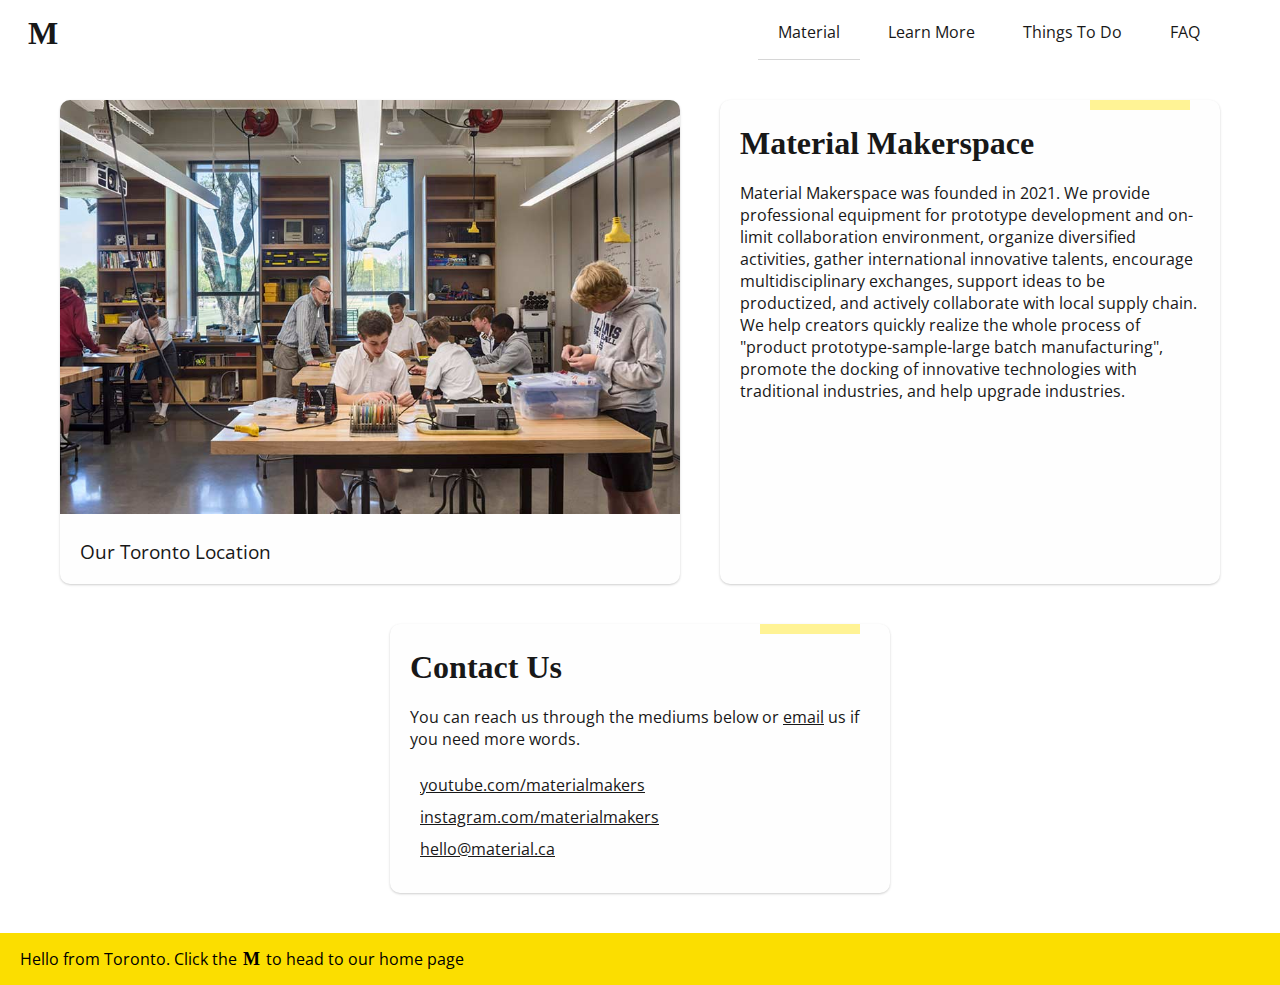
<file: index.html>
<!DOCTYPE html>
<html lang="en">

<head>
    <meta charset="UTF-8">
    <meta name="viewport" content="width=device-width, initial-scale=1.0,maximum-scale=1.0, user-scalable=0" />
    <meta name="description" content="Material Makespace; Welcome!">
    <title>Material Makespace</title>
    <link rel="icon" type="image/x-icon" href="assets/favicon.ico">
    <link rel="stylesheet" type="text/css" href="css/styles.css">
</head>

<body>
    <!-- NAV element -->
    <nav>
        <div class="hamburgerbtn">
            <input type="checkbox" id="hamburger">
            <div class="bar"></div>
            <div class="bar"></div>
            <div class="bar"></div>
            <ul>
                <li class="current"><a href="index">Material</a></li>
                <li><a href="learn">Learn More</a></li>
                <li><a href="things">Things To Do</a></li>
                <li><a href="faq">FAQ</a></li>
            </ul>
        </div>
        <a href="/index.html">
            <div class="logo">M</div>
        </a>
    </nav>

    <main>
        <div class="card-container">
            <div class="fade-in image-card">
                <img class="top-img" src="assets/landing2.jpg" alt="Brian Latchman">
                <img src="assets/landing.jpg" alt="Brian Latchman">
                <h3 class="card-content">Our Toronto Location</h3>
            </div>
            <div class="card fade-in">
                <div class="card-accent"></div>
                <div class='spacer'></div>
                <h1 class="title">Material Makerspace</h1>
                <div class='spacer'></div>
                <p>
                    Material Makerspace was founded in
                    2021. We provide professional equipment for
                    prototype development and on-limit
                    collaboration environment, organize
                    diversified activities, gather international
                    innovative talents, encourage multidisciplinary exchanges, support ideas to be
                    productized, and actively collaborate with
                    local supply chain. We help creators quickly
                    realize the whole process of "product
                    prototype-sample-large batch manufacturing",
                    promote the docking of innovative
                    technologies with traditional industries, and
                    help upgrade industries.
                </p>
            </div>
            <div class="card fade-in">
                <div class="card-accent"></div>
                <div class='spacer'></div>
                <h1 class="title">Contact Us</h1>
                <div class='spacer'></div>
                <p>
                    You can reach us through the mediums below or <a href="#">email</a> us if
                    you need more words.
                </p>
                <br>
                <a href="#" class="icon-link">
                    <span>youtube.com/materialmakers</span>
                </a>
                <br>
                <div class='spacer'></div>
                <a href="#" class="icon-link">
                    <span>instagram.com/materialmakers</span>
                </a>
                <br>
                <div class='spacer'></div>
                <a href="#" class="icon-link">
                    <span>hello@material.ca</span>
                </a>
                <div class='spacer'></div>
                <div class='spacer'></div>
                <div class='spacer'></div>
            </div>
        </div>
    </main>

    <footer class="footer-container fade-in">
        <p>Hello from Toronto. Click the
        <div class="logo-foot">M</div> to head to our home page</p>
    </footer>

</body>

</html>
</file>
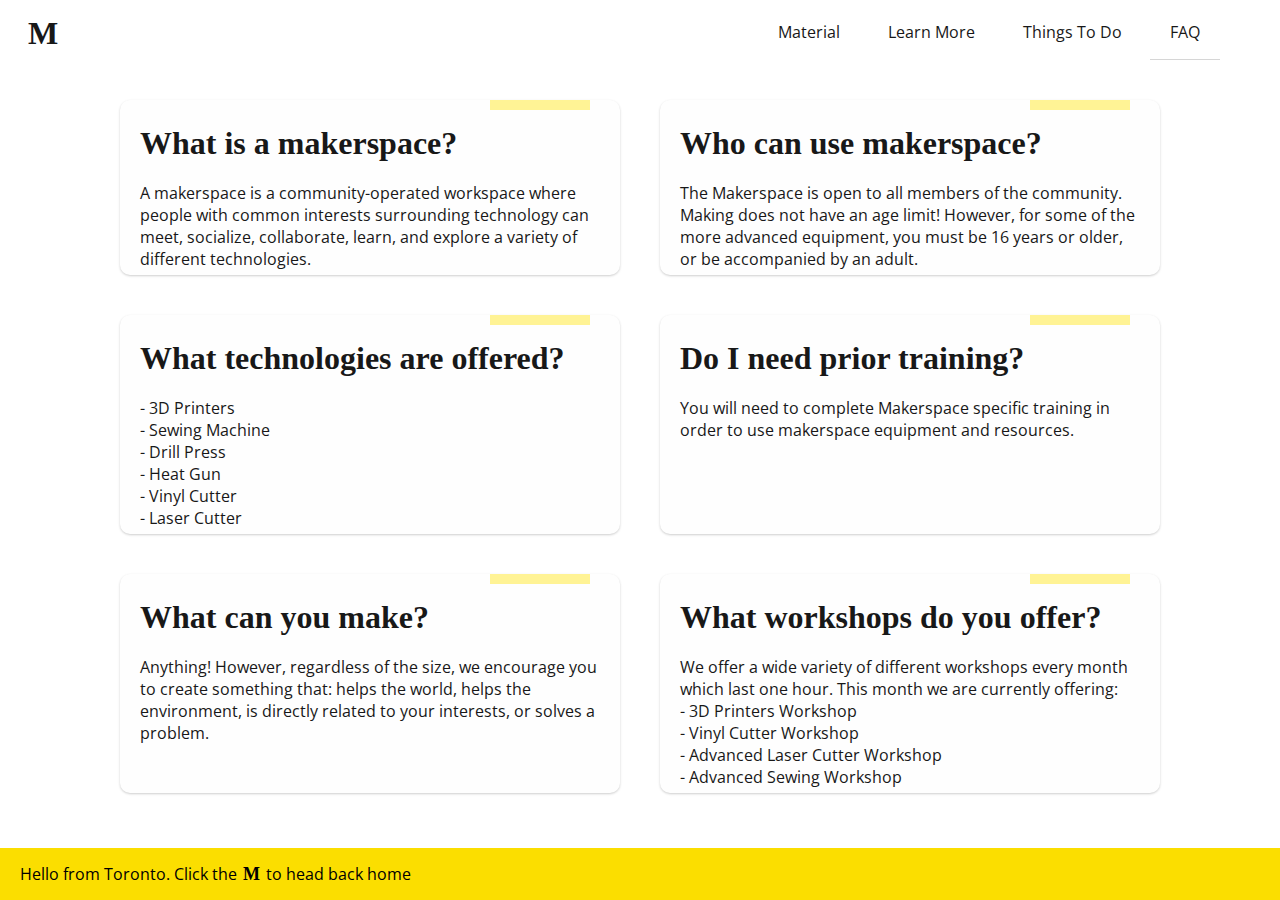
<file: faq.html>
<!DOCTYPE html>
<html lang="en">

<head>
    <meta charset="UTF-8">
    <meta name="viewport" content="width=device-width, initial-scale=1.0,maximum-scale=1.0, user-scalable=0" />
    <meta name="description" content="Material Makespace; Welcome!">
    <title>Material Makespace</title>
    <link rel="icon" type="image/x-icon" href="assets/favicon.ico">
    <link rel="stylesheet" type="text/css" href="css/styles.css">
</head>

<body>
    <!-- NAV element -->
    <nav>
        <div class="hamburgerbtn">
            <input type="checkbox" id="hamburger">
            <div class="bar"></div>
            <div class="bar"></div>
            <div class="bar"></div>
            <ul>
                <li><a href="index">Material</a></li>
                <li><a href="learn">Learn More</a></li>
                <li><a href="things">Things To Do</a></li>
                <li class="current"><a href="faq">FAQ</a></li>
            </ul>
        </div>
        <a href="/index.html">
            <div class="logo">M</div>
        </a>
    </nav>

    <main>
        <div class="card-container">
            <div class="card fade-in">
                <div class="card-accent"></div>
                <div class='spacer'></div>
                <h1 class="title">What is a makerspace?</h1>
                <div class='spacer'></div>
                <p>
                    A makerspace is a community-operated workspace where people with common interests surrounding
                    technology can meet, socialize, collaborate, learn, and explore a variety of different technologies.
                </p>
            </div>
            <div class="card fade-in">
                <div class="card-accent"></div>
                <div class='spacer'></div>
                <h1 class="title">Who can use makerspace?</h1>
                <div class='spacer'></div>
                <p>
                    The Makerspace is open to all members of the community. Making does not have an age limit! However,
                    for some of the more advanced equipment, you must be 16 years or older, or be accompanied by an
                    adult.
                </p>
            </div>
            <div class="card fade-in">
                <div class="card-accent"></div>
                <div class='spacer'></div>
                <h1 class="title">What technologies are offered?</h1>
                <div class='spacer'></div>
                <p>- 3D Printers</p>
                <p>- Sewing Machine</p>
                <p>- Drill Press</p>
                <p>- Heat Gun</p>
                <p>- Vinyl Cutter</p>
                <p>- Laser Cutter</p>
            </div>
            <div class="card fade-in">
                <div class="card-accent"></div>
                <div class='spacer'></div>
                <h1 class="title">Do I need prior training?</h1>
                <div class='spacer'></div>
                <p>
                    You will need to complete Makerspace specific training in order to use makerspace equipment and
                    resources.
                </p>
            </div>
            <div class="card fade-in">
                <div class="card-accent"></div>
                <div class='spacer'></div>
                <h1 class="title">What can you make?</h1>
                <div class='spacer'></div>
                <p>
                    Anything! However, regardless of the size, we encourage you to create something that: helps the
                    world, helps the environment, is directly related to your interests, or solves a problem.
                </p>
            </div>
            <div class="card fade-in">
                <div class="card-accent"></div>
                <div class='spacer'></div>
                <h1 class="title">What workshops do you offer?</h1>
                <div class='spacer'></div>
                <p>
                    We offer a wide variety of different workshops every month which last one hour. This month we are
                    currently offering:
                </p>
                <p>- 3D Printers Workshop</p>
                <p>- Vinyl Cutter Workshop</p>
                <p>- Advanced Laser Cutter Workshop</p>
                <p>- Advanced Sewing Workshop</p>
            </div>
        </div>
    </main>

    <footer class="footer-container fade-in">
        <p>Hello from Toronto. Click the
        <div class="logo-foot">M</div> to head back home</p>
    </footer>

</body>

</html>
</file>
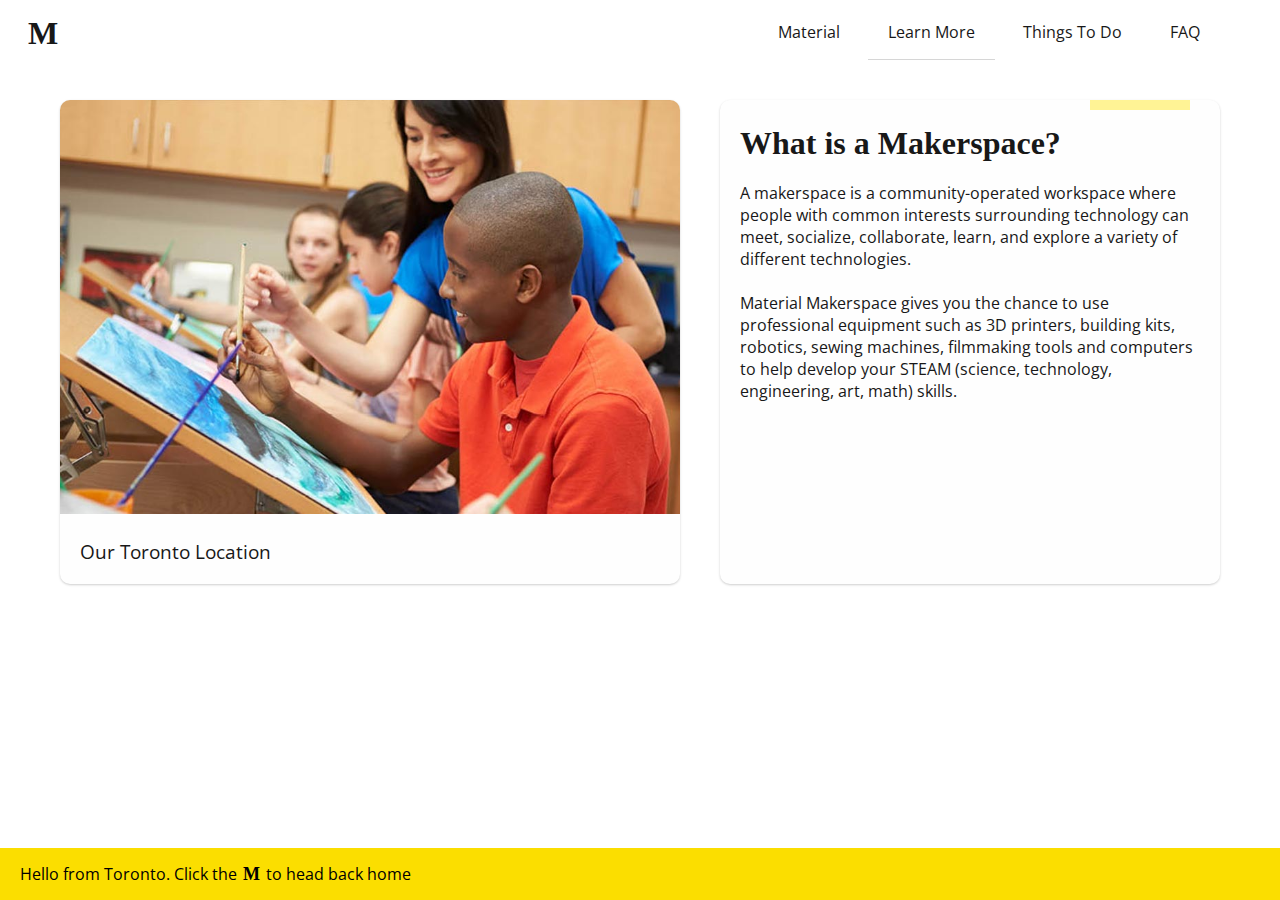
<file: learn.html>
<!DOCTYPE html>
<html lang="en">

<head>
    <meta charset="UTF-8">
    <meta name="viewport" content="width=device-width, initial-scale=1.0,maximum-scale=1.0, user-scalable=0" />
    <meta name="description" content="Material Makespace; Welcome!">
    <title>Material Makespace</title>
    <link rel="icon" type="image/x-icon" href="assets/favicon.ico">
    <link rel="stylesheet" type="text/css" href="css/styles.css">
</head>

<body>
    <!-- NAV element -->
    <nav>
        <div class="hamburgerbtn">
            <input type="checkbox" id="hamburger">
            <div class="bar"></div>
            <div class="bar"></div>
            <div class="bar"></div>
            <ul>
                <li><a href="index">Material</a></li>
                <li class="current"><a href="learn">Learn More</a></li>
                <li><a href="things">Things To Do</a></li>
                <li><a href="faq">FAQ</a></li>
            </ul>
        </div>
        <a href="/index.html">
            <div class="logo">M</div>
        </a>
    </nav>

    <main>
        <div class="card-container">
            <div class="fade-in image-card">
                <img class="top-img" src="assets/learn.jpg" alt="Brian Latchman">
                <img src="assets/learn2.jpg" alt="Brian Latchman">
                <h3 class="card-content">Our Toronto Location</h3>
            </div>
            <div class="card fade-in">
                <div class="card-accent"></div>
                <div class='spacer'></div>
                <h1 class="title">What is a Makerspace?</h1>
                <div class='spacer'></div>
                <p>
                    A makerspace is a community-operated workspace where people with common interests surrounding
                    technology can meet, socialize, collaborate, learn, and explore a variety of different technologies.
                </p>
                <br>
                <p>
                    Material Makerspace gives you the chance to use professional equipment such as 3D printers, building
                    kits, robotics, sewing machines, filmmaking tools and computers to help develop your STEAM (science,
                    technology, engineering, art, math) skills.
                </p>
            </div>
        </div>
    </main>

    <footer class="footer-container fade-in">
        <p>Hello from Toronto. Click the
        <div class="logo-foot">M</div> to head back home</p>
    </footer>

</body>

</html>
</file>
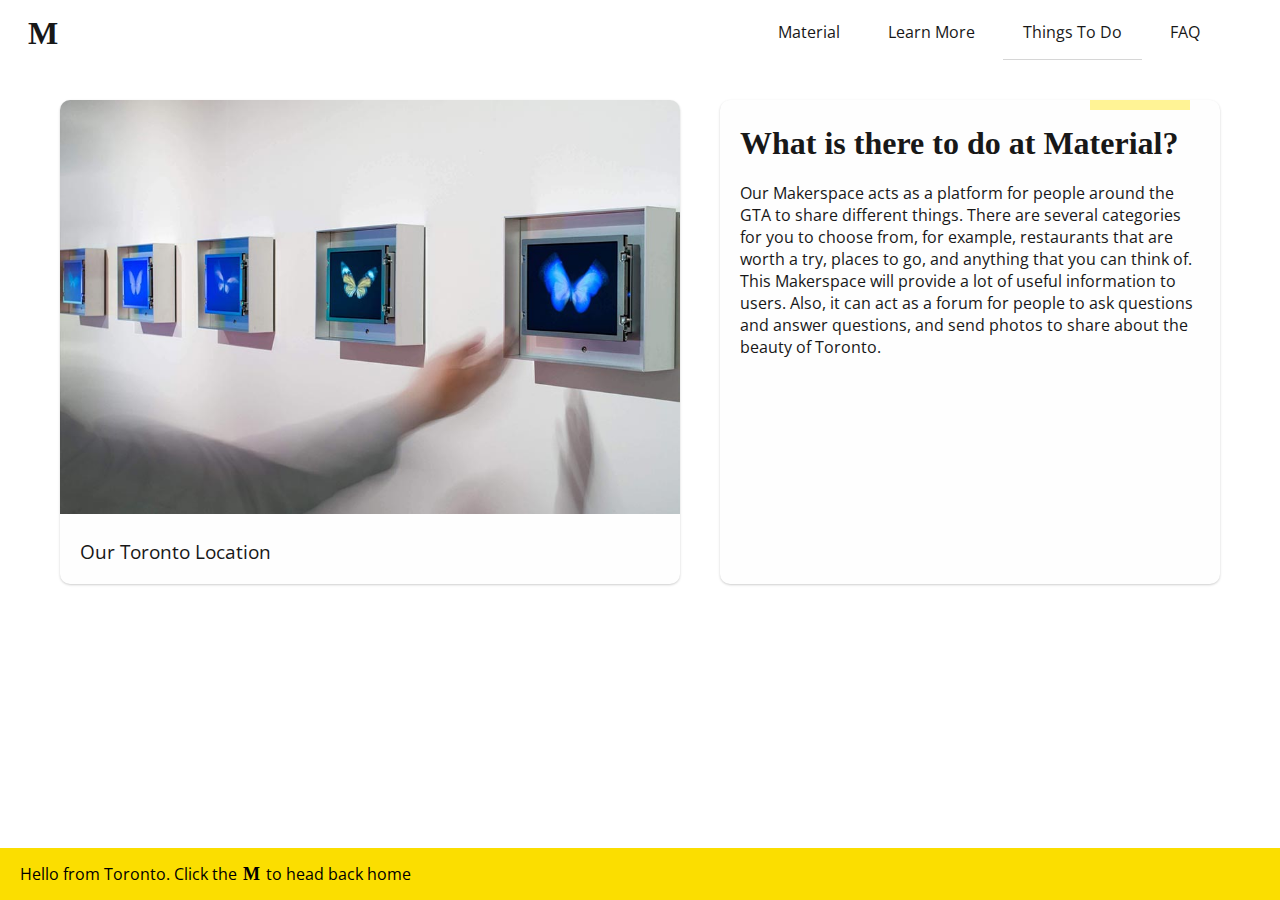
<file: things.html>
<!DOCTYPE html>
<html lang="en">

<head>
    <meta charset="UTF-8">
    <meta name="viewport" content="width=device-width, initial-scale=1.0,maximum-scale=1.0, user-scalable=0" />
    <meta name="description" content="Material Makespace; Welcome!">
    <title>Material Makespace</title>
    <link rel="icon" type="image/x-icon" href="assets/favicon.ico">
    <link rel="stylesheet" type="text/css" href="css/styles.css">
</head>

<body>
    <!-- NAV element -->
    <nav>
        <div class="hamburgerbtn">
            <input type="checkbox" id="hamburger">
            <div class="bar"></div>
            <div class="bar"></div>
            <div class="bar"></div>
            <ul>
                <li><a href="index">Material</a></li>
                <li><a href="learn">Learn More</a></li>
                <li class="current"><a href="things">Things To Do</a></li>
                <li><a href="faq">FAQ</a></li>
            </ul>
        </div>
        <a href="/index.html">
            <div class="logo">M</div>
        </a>
    </nav>

    <main>
        <div class="card-container">
            <div class="fade-in image-card">
                <img class="top-img" src="assets/things.jpg" alt="Brian Latchman">
                <img src="assets/things2.jpg" alt="Brian Latchman">
                <h3 class="card-content">Our Toronto Location</h3>
            </div>
            <div class="card fade-in">
                <div class="card-accent"></div>
                <div class='spacer'></div>
                <h1 class="title">What is there to do at Material?</h1>
                <div class='spacer'></div>
                <p>
                    Our Makerspace acts as a platform for people around the GTA to share different things. There are
                    several categories for you to choose from, for example, restaurants that are worth a try, places to
                    go, and anything that you can think of. This Makerspace will provide a lot of useful information to
                    users. Also, it can act as a forum for people to ask questions and answer questions, and send photos
                    to share about the beauty of Toronto.
                </p>
            </div>
        </div>
    </main>

    <footer class="footer-container fade-in">
        <p>Hello from Toronto. Click the
        <div class="logo-foot">M</div> to head back home</p>
    </footer>

</body>

</html>
</file>
<file: css/styles.css>
@import url('https://fonts.googleapis.com/css2?family=Open+Sans:wght@400;700&display=swap');
* {
    padding: 0;
    margin: 0;
    text-decoration: none;
    box-sizing: border-box;
}

/* Scrollbar & Selection */

::-moz-selection {
    background: #d1d1d1;
}

::selection {
    background: #d1d1d1;
}

::-webkit-scrollbar {
    width: 10px;
}

::-webkit-scrollbar-track {
    background: #f8f8f8;
}

::-webkit-scrollbar-thumb {
    background: #d4d4d4;
}

::-webkit-scrollbar-thumb:hover {
    background: #acacac;
}

/* Base styles */

body {
    font-family: 'Open Sans', Arial, Helvetica, sans-serif;
    color: #181818;
    background-color: #ffffff;
    margin: 0;
    padding-top: 60px;
    display: flex;
    flex-wrap: nowrap;
    flex-direction: column;
    min-height: 100vh;
}

a:link, a:visited {
    color: #181818;
    text-decoration: underline;
}

a:hover {
    color: #52a9ff;
}

main {
    flex-grow: 1;
}

nav {
    list-style: none;
    background: #fff;
    height: 60px;
    width: 100%;
    position: fixed;
    top: 0;
    z-index: 3;
    margin-left: calc(100vw - 100%);
}

nav ul {
    float: right;
    margin-right: 20px;
    z-index: 3;
    list-style: none;
}

nav ul li {
    display: inline-block;
    line-height: 54px;
}

nav div ul li a:link, nav div ul li a:visited {
    color: #181818;
    font-size: 16px;
    padding: 10px 20px;
    font-family: 'Open Sans', Arial, Helvetica, sans-serif;
    text-decoration: none;
}

nav a:visited:hover, nav a:link:hover {
    color: #181818;
}

nav a:hover {
    border-radius: 6px;
    background: rgba(0, 0, 0, 0.096);
    transition: .5s;
}

img {
    border-radius: 10px 10px 0 0;
    width: 100%;
}

/* Classes */

.top-img {
    position: absolute;
    top: 0;
    left: 0;
    opacity: 0;
    transition: 0.3s;
}

.top-img:hover {
    opacity: 1;
}

.title {
    font-family: Georgia, Times, 'Times New Roman', serif;
    padding: 10px 10px 10px 0px;
}

.logo {
    font-family: Georgia, Times, 'Times New Roman', serif;
    color: #181818;
    font-size: 32px;
    position: absolute;
    top: 5px;
    left: 10px;
    padding: 10px 18px;
    font-weight: bold;
    transform: none;
    transition: transform .4s ease;
    z-index: 4;
    margin-left: calc(-100vw + 100%);
}

.logo-foot {
    font-family: Georgia, Times, 'Times New Roman', serif;
    color: #000;
    line-height: 22px;
    padding: 0px 6px;
    font-size: 18px;
    font-weight: bold;
}

.logo:hover {
    transform: rotate(360deg);
}

.hamburgerbtn {
    font-size: 30px;
    color: #181818;
    float: right;
    margin-right: 40px;
    position: relative;
}

.bar {
    width: 26px;
    height: 4px;
    margin: 5px 0px;
    background: #181818;
    transition: transform .4s ease;
    display: none;
}

.card, .image-card {
    background-color: #fefefe;
}

.card-accent {
    display: none;
}

.card-container {
    display: flex;
    flex-direction: row;
    flex-wrap: wrap;
    justify-content: center;
}

.footer-container {
    background: #fbde00;
    width: 100%;
    color: #000;
    display: flex;
    flex-wrap: wrap;
    justify-content: flex-start;
    padding: 15px 20px;
}

.icon {
    width: 30px;
    height: 30px;
    vertical-align: middle;
    padding-bottom: 3px;
}

.spacer {
    padding: 5px;
}

.icon-link {
    vertical-align: middle;
    margin: 10px;
    line-height: 1px;
}

.card, .image-card, .youtube-card {
    padding: 5px 20px;
    width: 100vw;
}

.image-card, .youtube-card {
    padding: 0px;
}

.video-player {
    border: none;
    width: 100%;
}

.card-content {
    padding: 20px;
    font-weight: 400;
}

.tor-card {
    margin: 20px;
}

.current:after {
    border-bottom: 1px solid #5858583f;
    animation-name: current-in;
    animation-duration: 0.5s;
    content: '';
    display: block;
}

/* Animations */

.fade-in {
    animation-name: fade-in;
    animation-duration: 2s;
}

@keyframes fade-in {
    from {
        opacity: 0;
    }
    to {
        opacity: 1;
    }
}

@keyframes current-in {
    from {
        width: 0px;
    }
    to {
        width: 100%;
    }
}

.row {
    display: flex;
    flex-wrap: wrap;
    padding: 0 6px;
}

.column {
    flex: 25%;
    max-width: 25%;
    padding: 0 6px;
}

.column img {
    margin: 5px 0px;
    vertical-align: middle;
}

#hamburger {
    position: absolute;
    opacity: 0;
    width: 26px;
    height: 30px;
    z-index: 3;
    display: none;
}

#hamburger:checked+div {
    transform: rotate(-45deg) translate(-6.5px, 6.5px);
}

#hamburger:checked+div+div {
    transform: rotate(45deg);
}

#hamburger:checked+div+div+div {
    transform: rotate(45deg) translate(-6.5px, -6.5px);
}

/* Media Queries */

@media only screen and (min-width: 768px) {
    .about-container {
        flex: 1;
        min-width: 560px;
    }
    .card-accent {
        display: block;
        width: 100px;
        background-color: #fff395;
        height: 10px;
        position: absolute;
        right: 30px;
        top: 0px;
        z-index: 1;
        transition: background-color 0.5s ease;
    }
    .card, .image-card, .youtube-card {
        position: relative;
        border-radius: 10px;
        box-shadow: 0 1px 3px rgba(0, 0, 0, 0.1), 0 1px 2px rgba(0, 0, 0, 0.1);
        transition: all 0.3s cubic-bezier(.25, .8, .25, 1);
        margin: 20px;
        width: 620px;
    }
    .card {
        width: 500px;
    }
    .youtube-card {
        background-color: #fff395;
        transition: background-color 1s ease, box-shadow 0.3s cubic-bezier(.25, .8, .25, 1);
    }
    .card:hover, .image-card:hover, .youtube-card:hover {
        box-shadow: 0 14px 28px rgba(0, 0, 0, 0.1), 0 10px 10px rgba(0, 0, 0, 0.05);
    }
    .card:hover .card-accent, .youtube-card:hover, .image-card:hover .card-accent {
        background-color: #fbde00;
    }
    .card-container {
        margin: 20px;
    }
}

@media only screen and (max-width: 768px) {
    label.logo {
        font-size: 30px;
        padding-left: 50px;
    }
    .hamburgerbtn, #hamburger, .bar {
        display: block;
    }
    .hamburgerbtn {
        top: 15px;
    }
    nav div ul {
        position: fixed;
        width: 100%;
        height: 100vh;
        background: #fbde00;
        top: 60px;
        left: -100%;
        text-align: left;
        transition: all .5s;
    }
    nav div ul li {
        width: 100%;
        line-height: 45px;
    }
    nav div ul li a:link {
        font-size: 30px;
        display: block;
    }
    #hamburger:checked~ul {
        left: 0;
    }
    .column {
        flex: 100%;
        max-width: 100%;
        margin: 0px 15px;
    }

    img {
        border-radius: 0;
    }

    .top-img {
        display: none;
    }
    .card, .image-card {
        background-color: #F4F6F8;
    }
    .tor-card {
        margin: 0;
    }
}
</file>
